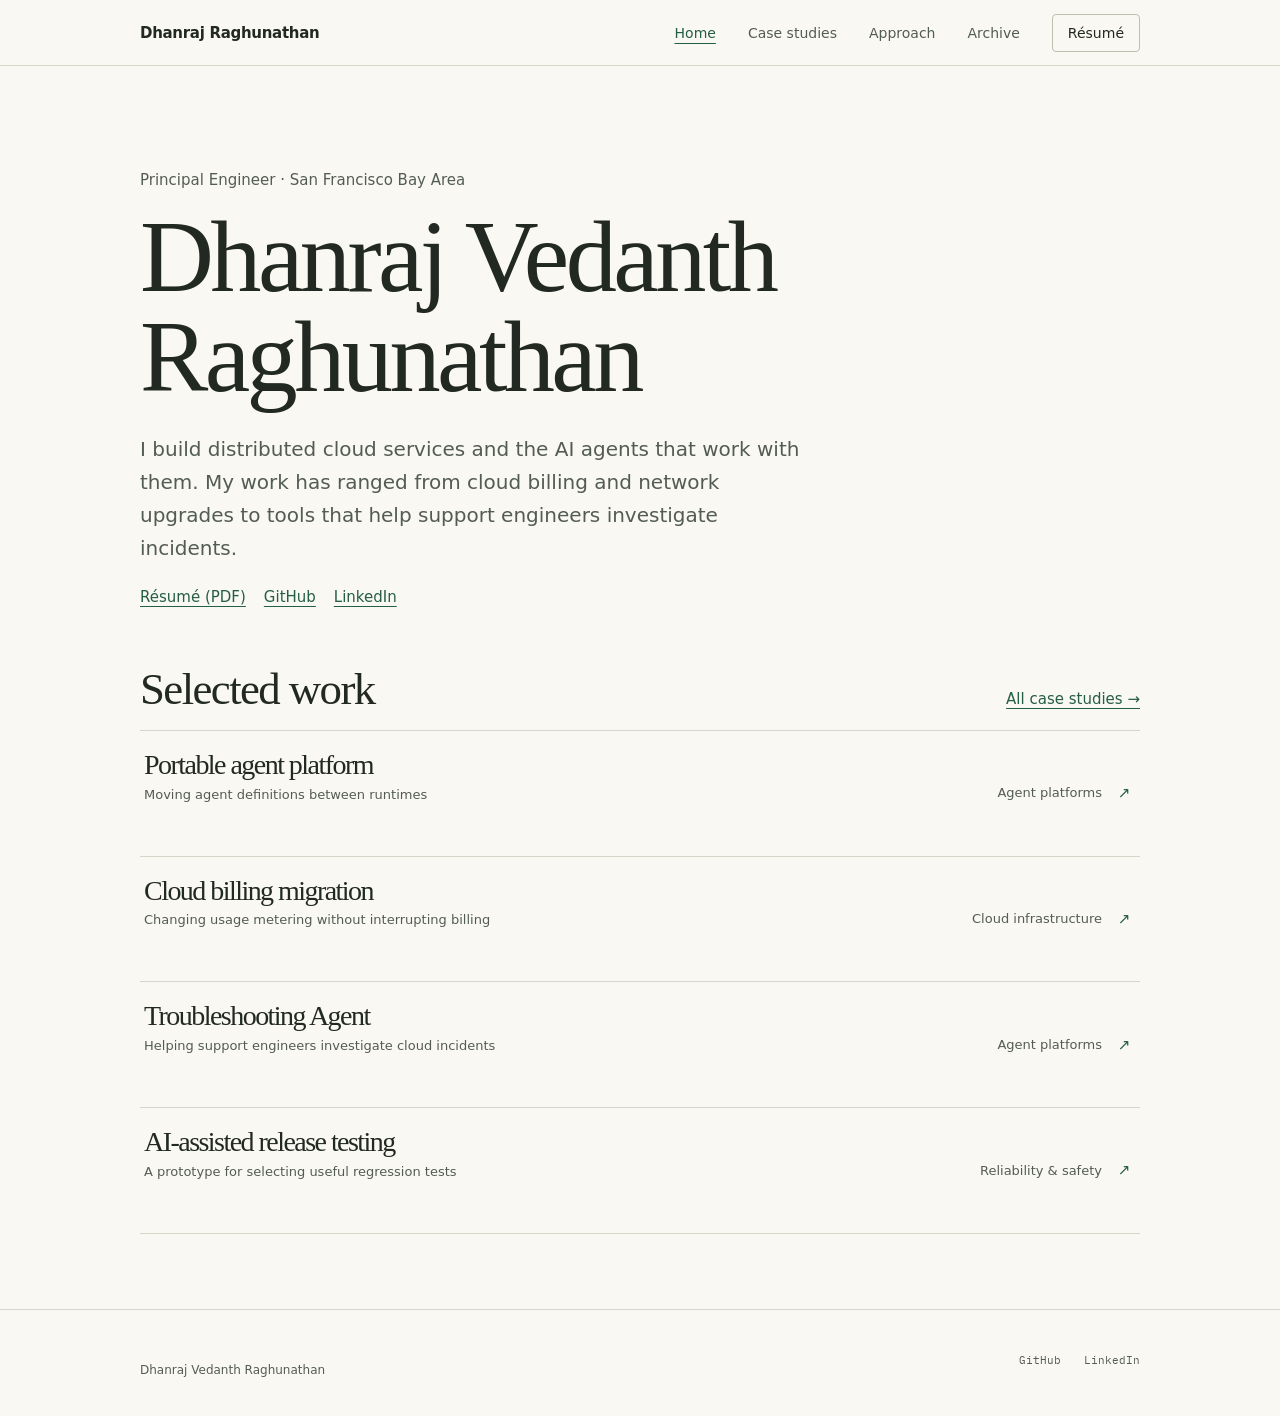
<file: index.html>
<!doctype html>
<html lang="en">
<head>
  <meta charset="UTF-8" />
  <meta name="viewport" content="width=device-width, initial-scale=1.0" />
  <meta name="theme-color" content="#faf8f3" />
  <meta name="description" content="Dhanraj Raghunathan — Principal Engineer working at the intersection of distributed cloud systems and reliable AI agent platforms. Interactive architecture case studies and technical design decisions." />
  <meta property="og:type" content="website" />
  <meta property="og:title" content="Dhanraj Raghunathan — Engineering Systems" />
  <meta property="og:description" content="Engineering case studies on distributed cloud systems and AI agents." />
  <link rel="icon" type="image/svg+xml" href="./assets/favicon.svg" />
  <title>Dhanraj Vedanth Raghunathan · Engineering</title>
  <link rel="preconnect" href="https://fonts.googleapis.com" />
  <link rel="preconnect" href="https://fonts.gstatic.com" crossorigin />
  <link href="https://fonts.googleapis.com/css2?family=DM+Sans:wght@400;500;600;700;800&family=IBM+Plex+Mono:wght@400;500;600&family=Space+Grotesk:wght@400;500;600;700&display=swap" rel="stylesheet" />
  <link rel="stylesheet" href="./assets/styles.css?v=technical" />
</head>
<body>
  <div id="app"></div>
  <script type="module" src="./assets/app.js?v=architecture"></script>
</body>
</html>
</file>
<file: assets/styles.css>
:root{--ink:#e8eef6;--muted:#94a5b9;--soft:#72879b;--bg:#080e18;--surface:#101b2a;--surface2:#132236;--surface3:#17273c;--stroke:#273a51;--stroke2:#32465e;--lime:#d3f56c;--sky:#79c5ff;--pink:#c7a9ff;--orange:#f2b681;--max:1190px;--r:18px}
*{box-sizing:border-box}html{scroll-behavior:smooth}body{margin:0;background:var(--bg);color:var(--ink);font-family:'DM Sans',sans-serif;font-size:15px;line-height:1.65;overflow-x:hidden}::selection{color:#08111b;background:var(--lime)}button,input{font:inherit}button{cursor:pointer}a{color:inherit;text-decoration:none}img,svg{max-width:100%}button:focus-visible,a:focus-visible,input:focus-visible,[tabindex]:focus-visible{outline:2px solid var(--lime);outline-offset:4px}h1,h2,h3,h4,p{margin-top:0}h1,h2,h3{font-family:'Space Grotesk',sans-serif;letter-spacing:-.045em;line-height:1.14}h1{font-size:clamp(3.3rem,7.35vw,6.6rem);font-weight:600}h2{font-size:clamp(2.2rem,4.6vw,4rem);font-weight:600}h3{font-size:1.28rem;letter-spacing:-.025em}p{color:#aebed0}small,.mono,.eyebrow,.micro,.nav-link,.code{font-family:'IBM Plex Mono',monospace}.shell{width:min(calc(100% - 66px),var(--max));margin-inline:auto}.skip{position:absolute;top:-50px;left:0;background:var(--lime);color:#111;padding:8px 16px;z-index:50}.skip:focus{top:0}.nav-wrap{position:sticky;top:0;z-index:40;background:rgba(8,14,24,.87);backdrop-filter:blur(18px);border-bottom:1px solid rgba(131,157,183,.16)}.nav{height:79px;display:flex;align-items:center;justify-content:space-between;gap:24px}.mark{display:flex;align-items:center;gap:12px;white-space:nowrap}.mark-logo{height:38px;width:38px;background:var(--lime);color:#0b1320;border-radius:11px;display:grid;place-items:center;font-weight:800;font-size:13px;font-family:'Space Grotesk'}.mark span:last-child{font-family:'Space Grotesk';font-size:15px;font-weight:700;letter-spacing:-.025em}.nav-right{display:flex;align-items:center;gap:32px}.nav-link{font-size:11px;color:#a4b4c6;letter-spacing:.06em;transition:color .2s}.nav-link:hover,.nav-link.active{color:var(--lime)}.nav-resume{border:1px solid #385068;padding:10px 15px;border-radius:8px;font-size:11px;font-family:'IBM Plex Mono',monospace;color:#e7f1fc}.nav-resume:hover{border-color:var(--lime);color:var(--lime)}.nav-mobile-toggle{display:none;border:1px solid var(--stroke);background:#121d2b;color:#eaf2fb;border-radius:8px;padding:6px 12px;font-size:22px}
button.btn,a.btn{border-radius:10px;display:inline-flex;align-items:center;gap:12px;justify-content:center;min-height:48px;padding:0 19px;font-size:13px;font-weight:700;border:1px solid transparent;transition:transform .2s,border-color .2s,background .2s}button.btn:hover,a.btn:hover{transform:translateY(-2px)}.btn-primary{background:var(--lime);color:#101921}.btn-primary:hover{background:#e7ff9f}.btn-secondary{background:rgba(23,37,55,.7);border-color:var(--stroke2)!important;color:#e3eefa}.btn-secondary:hover{border-color:#99b3c6!important}.link-arrow{color:var(--lime);font-family:'IBM Plex Mono',monospace;font-size:12px;display:inline-flex;gap:8px;align-items:center}.link-arrow:hover{color:#f1ffba}.eyebrow{font-size:11px;color:var(--lime);letter-spacing:.15em;text-transform:uppercase;font-weight:500}.micro{color:var(--soft);font-size:10px;letter-spacing:.13em;text-transform:uppercase}.section{padding:104px 0}.section-header{display:flex;align-items:end;justify-content:space-between;gap:24px;margin-bottom:37px}.section-header p{max-width:470px;margin:0}.section-header h2{margin:0 0 9px}.section-dark{background:#0c1523;border-top:1px solid #1b2a3b;border-bottom:1px solid #1b2a3b}.line-divider{border:0;border-top:1px solid var(--stroke);margin:30px 0}
.hero{position:relative;overflow:hidden;padding:104px 0 93px;background:radial-gradient(circle at 80% 21%,#203444a6 0,transparent 39%),radial-gradient(circle at 0% 100%,#1a2434 0,transparent 38%)}.hero:before{content:'';position:absolute;inset:0;opacity:.18;pointer-events:none;background-image:linear-gradient(#2a4253 1px,transparent 1px),linear-gradient(90deg,#2a4253 1px,transparent 1px);background-size:58px 58px;mask-image:linear-gradient(to right,transparent 10%,black 80%)}.hero-inner{position:relative;display:grid;grid-template-columns:1.12fr .88fr;align-items:center;gap:45px}.hero h1{margin:19px 0 23px;max-width:730px}.hero h1 span{color:var(--lime)}.hero-intro{font-size:17px;max-width:630px;line-height:1.8;color:#abbed1;margin-bottom:28px}.hero-actions{display:flex;gap:12px;flex-wrap:wrap}.hero-meta{display:flex;gap:24px;align-items:center;margin-top:36px;flex-wrap:wrap}.hero-meta span{font-family:'IBM Plex Mono',monospace;font-size:10px;color:#8ea2b7;letter-spacing:.045em}.alive{width:7px;height:7px;background:var(--lime);border-radius:100%;display:inline-block;margin-right:7px;box-shadow:0 0 0 4px #d3f56c21}.hero-visual{height:530px;position:relative;background:linear-gradient(145deg,#192a3b,#101c2c 60%,#0d1927);border:1px solid #395063;border-radius:21px;box-shadow:0 35px 80px #0005;overflow:hidden;padding:24px}.hero-visual:before{content:'';position:absolute;inset:0;background-image:radial-gradient(#53718a 1px,transparent 1px);background-size:19px 19px;opacity:.15}.vis-top{position:relative;display:flex;align-items:center;justify-content:space-between;border-bottom:1px solid #30455a;padding-bottom:15px}.vis-pill{border:1px solid #42627b;border-radius:7px;padding:5px 8px;color:#b4cbdb;font-size:9px}.vis-stack{position:relative;height:405px;display:flex;flex-direction:column;align-items:center;justify-content:space-around;padding-top:14px}.vis-connector{height:36px;border-left:1px dashed #6d9d9e;position:relative}.vis-connector:after{content:'↓';color:var(--lime);position:absolute;bottom:-14px;left:-5px}.vis-card{display:flex;align-items:center;gap:13px;border:1px solid #436077;border-radius:11px;background:#182d3e;max-width:360px;width:100%;padding:14px 16px;z-index:1;transition:transform .25s,border-color .25s,box-shadow .25s}.vis-card:hover{transform:translateY(-3px);border-color:var(--lime);box-shadow:0 0 25px #b6f55c16}.vis-icon{border-radius:8px;display:grid;place-items:center;height:38px;width:38px;flex:none;background:#d3f56c1c;color:var(--lime);font:600 18px 'IBM Plex Mono'}.vis-card strong{font-size:12px;font-family:'Space Grotesk'}.vis-card small{display:block;color:#91a9ba;font-size:9px;line-height:1.5}.vis-pin{margin-left:auto;color:var(--lime);font-size:18px}.hero-bottom-label{position:absolute;bottom:13px;right:18px;color:#57718b;font:10px 'IBM Plex Mono'}.facts-row{display:grid;grid-template-columns:repeat(3,1fr);gap:0;margin-top:0;border-bottom:1px solid var(--stroke)}.fact{padding:26px 24px;border-right:1px solid var(--stroke)}.fact:first-child{padding-left:0}.fact:last-child{border:0}.fact strong{font:500 18px 'Space Grotesk';color:#f1f6fc;display:block}.fact span{font-size:12px;color:#8ca2b6}.case-grid{display:grid;grid-template-columns:repeat(2,minmax(0,1fr));gap:18px}.case-card{min-height:300px;position:relative;overflow:hidden;background:linear-gradient(145deg,#172639,#101c2c);border:1px solid #293e53;border-radius:17px;padding:28px 28px 26px;transition:transform .25s,border-color .25s,box-shadow .25s}.case-card:hover{transform:translateY(-4px);border-color:#587681;box-shadow:0 18px 35px #0003}.case-card.feature{min-height:360px}.case-card:before{content:'';position:absolute;right:-90px;top:-90px;width:280px;height:280px;border-radius:50%;background:radial-gradient(circle,#d3f56c10,transparent 69%);pointer-events:none}.case-card .idx{font:11px 'IBM Plex Mono';color:var(--lime)}.case-card .status{font:10px 'IBM Plex Mono';color:#9db9be;background:#1a343b;border:1px solid #31555b;border-radius:100px;padding:5px 10px}.case-top{display:flex;justify-content:space-between;align-items:center;gap:12px}.case-card h3{font-size:clamp(1.5rem,2.5vw,2.4rem);margin:37px 0 11px;letter-spacing:-.055em}.case-card p{max-width:440px;font-size:13px;color:#9bb0c4;line-height:1.7;min-height:54px}.tag-row{display:flex;flex-wrap:wrap;gap:8px;margin-top:22px}.tag{font:10px 'IBM Plex Mono';padding:5px 8px;color:#91abc3;background:#122235;border:1px solid #2b4055;border-radius:5px}.card-bottom{margin-top:22px;display:flex;align-items:center;justify-content:space-between}.tiny-net{display:flex;gap:5px;align-items:center;opacity:.7}.tiny-net i{display:block;width:8px;height:8px;border-radius:50%;border:1px solid var(--lime)}.tiny-net i:nth-child(2){height:1px;width:23px;border:0;background:var(--lime);border-radius:0}.case-card .link-arrow{font-size:11px}.approach-grid{display:grid;grid-template-columns:repeat(3,1fr);gap:18px}.approach-card{border:1px solid var(--stroke);border-radius:14px;padding:27px;background:#111e2d}.approach-card .icon-num{font:12px 'IBM Plex Mono';color:var(--lime)}.approach-card h3{margin:36px 0 13px;font-size:1.35rem}.approach-card p{font-size:13px;line-height:1.75;margin-bottom:0}.about-callout{display:flex;justify-content:space-between;align-items:center;gap:30px;padding:34px 36px;background:linear-gradient(110deg,#1e3545,#162637);border:1px solid #375569;border-radius:15px}.about-callout h3{font-size:1.6rem;margin:0 0 9px}.about-callout p{max-width:670px;margin:0}.foot{border-top:1px solid var(--stroke);padding:43px 0 35px;background:#0a111c}.foot-inner{display:flex;align-items:start;justify-content:space-between;gap:20px}.foot p{font-size:12px;margin:8px 0 0}.foot-links{display:flex;gap:23px;font:11px 'IBM Plex Mono';color:#a2b6c6;flex-wrap:wrap}.foot-links a:hover{color:var(--lime)}
.page-hero{padding:65px 0 54px;background:radial-gradient(circle at 80% 15%,#23384b82,transparent 45%);border-bottom:1px solid var(--stroke)}.page-hero h1{font-size:clamp(3.2rem,6vw,5.2rem);margin:12px 0 15px}.page-hero p{max-width:780px;font-size:16px;line-height:1.8}.breadcrumb{color:#9aafc0;font:11px 'IBM Plex Mono';display:flex;align-items:center;gap:9px}.breadcrumb a:hover{color:var(--lime)}.badge-status{display:inline-block;border:1px solid #416348;color:#c7f5a8;background:#1e382c;border-radius:7px;font:10px 'IBM Plex Mono';padding:6px 10px}.badge-status.prototype{border-color:#6a5442;color:#f2ca8a;background:#342a21}.case-hero-header{display:flex;gap:16px;align-items:center;flex-wrap:wrap;margin-top:32px}.case-hero h1{font-size:clamp(3rem,6vw,5.7rem);margin:15px 0}.case-summary{max-width:800px;color:#c2d1df;line-height:1.8;font-size:18px}.case-hero .tag-row{margin-top:25px}.case-kicker{font:11px 'IBM Plex Mono';color:var(--lime);letter-spacing:.14em}.detail-wrap{padding-top:54px}.detail-two{display:grid;grid-template-columns:1.2fr .8fr;gap:25px}.detail-card{border:1px solid #2b4259;padding:29px;border-radius:15px;background:#101b2a}.detail-card h3{margin:9px 0 15px;font-size:1.48rem}.detail-card p{font-size:14px;line-height:1.85;margin-bottom:0}.detail-card .eyebrow{color:#88a5bc;font-size:10px}.quote{margin:22px 0 0;padding-left:22px;border-left:3px solid var(--lime);color:#d4e3ec;font-size:22px;font-family:'Space Grotesk';line-height:1.4;letter-spacing:-.035em}.section-section{padding:71px 0 0}.section-section h2{font-size:clamp(2rem,4vw,3rem);margin:0 0 13px}.section-section .intro{max-width:780px;font-size:14px}.diagram-wrap{background:#0e1b2b;border:1px solid #35506a;border-radius:17px;overflow:hidden;margin-top:29px;box-shadow:0 20px 50px #0002}.diagram-nav{display:flex;justify-content:space-between;align-items:center;gap:15px;border-bottom:1px solid #2e445b;padding:15px 20px;background:#122235}.diagram-tabs{display:flex;gap:6px;flex-wrap:wrap}.tab{font:11px 'IBM Plex Mono';color:#99aec3;background:transparent;border:1px solid transparent;border-radius:7px;padding:9px 13px}.tab.active{background:#263a4b;border-color:#49667b;color:var(--lime)}.tab:hover{color:#e9f7ff}.diagram-controls{display:flex;align-items:center;gap:6px}.icon-btn{border:1px solid #354e66;border-radius:7px;color:#d0e0ec;background:#1d3145;font-size:13px;min-width:34px;height:34px;padding:0 8px}.icon-btn:hover{border-color:var(--lime);color:var(--lime)}.diagram-info{padding:19px 21px 10px;display:flex;gap:20px;align-items:start;justify-content:space-between}.diagram-info h3{font:600 18px 'Space Grotesk';letter-spacing:-.02em;margin:0 0 4px}.diagram-info p{font-size:12px;margin:0;max-width:690px;color:#8eabc0}.diagram-board{height:565px;position:relative;overflow:hidden;cursor:grab;touch-action:none}.diagram-board.dragging{cursor:grabbing}.diagram-board svg{width:100%;height:100%;display:block;user-select:none}.diagram-board .edge{fill:none;stroke:#5d7d91;stroke-width:2;opacity:.68}.diagram-board .edge.active{stroke:var(--lime);stroke-width:3;opacity:1;stroke-dasharray:7 7;animation:dash 3s linear infinite}@keyframes dash{to{stroke-dashoffset:-28}}.diagram-board .edge-label{fill:#b0c2cf;font:11px 'IBM Plex Mono'}.diagram-board .node{cursor:pointer}.diagram-board .node rect{stroke-width:1.6;transition:stroke .2s,fill .2s}.diagram-board .node text.title{fill:#edf5ff;font:600 15px 'Space Grotesk'}.diagram-board .node text.sub{fill:#a4bfd0;font:11px 'IBM Plex Mono'}.diagram-board .node .node-glyph{font:12px 'IBM Plex Mono';fill:#d3f56c}.diagram-board .node:hover rect,.diagram-board .node.selected rect{stroke:var(--lime)!important;stroke-width:3}.diagram-board .node.focus rect{stroke:var(--lime);filter:drop-shadow(0 0 12px #d3f56c55)}.diagram-board .node:focus{outline:none}.diagram-board .node:focus rect{stroke:var(--lime)!important;stroke-width:3}.diagram-footer{display:grid;grid-template-columns:1.07fr .93fr;border-top:1px solid #2f475b;min-height:176px}.node-inspector{padding:19px 22px;border-right:1px solid #2f475b;background:#132538}.node-inspector .micro{display:block;margin-bottom:9px}.node-inspector h4{font-family:'Space Grotesk';font-size:18px;margin:0 0 8px}.node-inspector p{font-size:12px;line-height:1.8;margin:0}.walk-panel{padding:19px 22px;background:#101f30}.walk-header{display:flex;align-items:center;justify-content:space-between;gap:8px}.walk-panel .micro{display:block;margin-bottom:9px}.walk-panel strong{font:600 14px 'Space Grotesk';color:var(--lime)}.walk-panel p{font-size:12px;margin:7px 0 12px;line-height:1.65}.walk-actions{display:flex;gap:8px;align-items:center}.walk-actions button{padding:6px 11px;font-size:11px;font-family:'IBM Plex Mono';border-radius:5px;color:#d4e5ee;background:#1d3449;border:1px solid #35526c}.walk-actions button:hover{border-color:var(--lime)}.diagram-hint{font:10px 'IBM Plex Mono';color:#708ba3;padding:10px 20px;border-top:1px solid #1b3448}.diagram-hint span{color:#b7ccdb}.learning-label{font:10px 'IBM Plex Mono';padding:4px 9px;border:1px solid #ae8650;border-radius:5px;color:#f0c887}.decision-grid{display:grid;grid-template-columns:repeat(2,1fr);gap:14px;margin-top:31px}.decision{border:1px solid var(--stroke);background:#101c2b;padding:25px;border-radius:12px}.decision .num{color:var(--lime);font:11px 'IBM Plex Mono'}.decision h3{font-size:19px;letter-spacing:-.03em;margin:24px 0 9px}.decision p{font-size:13px;line-height:1.8;margin:0}.tradeoff{display:grid;grid-template-columns:1fr 1.2fr;gap:24px;border-bottom:1px solid #293f54;padding:22px 0}.tradeoff h3{font-size:17px;margin:0}.tradeoff p{font-size:13px;margin:0}.insight{border:1px solid #405f50;border-radius:16px;padding:31px 37px;background:linear-gradient(115deg,#182d30,#111e2a);margin-top:43px}.insight strong{font:10px 'IBM Plex Mono';color:var(--lime);letter-spacing:.11em}.insight p{font:500 clamp(1.4rem,2.8vw,2.2rem) 'Space Grotesk';letter-spacing:-.035em;line-height:1.43;color:#eaf4ee;margin:18px 0 0}.caution{margin:28px 0 0;padding:18px 20px;border:1px solid #354c61;border-radius:10px;background:#101f30;display:flex;gap:15px}.caution .tag{flex:none;height:max-content}.caution p{font-size:12px;margin:0;line-height:1.8}.case-next{display:flex;justify-content:space-between;align-items:center;gap:18px;padding:35px 0 100px;border-top:1px solid var(--stroke);margin-top:65px}.case-next h3{margin:0;font-size:25px}.case-next .micro{margin-bottom:5px}
.explore-controls{display:flex;gap:11px;align-items:center;flex-wrap:wrap;margin:36px 0 25px}.search{background:#122034;color:#eaf1f8;border:1px solid #385069;padding:13px 16px;border-radius:9px;width:min(100%,310px);outline:none}.search::placeholder{color:#788ea7}.search:focus{border-color:var(--lime)}.filters{display:flex;flex-wrap:wrap;gap:7px}.filter{border:1px solid #34495e;background:#142336;color:#9ab1c3;padding:10px 12px;border-radius:8px;font:11px 'IBM Plex Mono'}.filter.active{border-color:#8eaa66;background:#293b2d;color:var(--lime)}.results-count{font:11px 'IBM Plex Mono';color:#8da4b8;margin:9px 0 25px}.empty{text-align:center;color:#91a7b9;padding:85px 0}.timeline{display:grid;gap:0;max-width:920px;margin:40px auto 90px}.timeline-item{display:grid;grid-template-columns:180px 1fr;gap:40px;border-top:1px solid var(--stroke);padding:29px 0}.timeline-item .mono{font-size:12px;color:var(--lime)}.timeline-item h3{font-size:20px;margin:0 0 4px}.timeline-item strong{font-size:12px;font-weight:600;color:#abbfd1}.timeline-item p{font-size:13px;margin:8px 0 0}.archive-grid{display:grid;grid-template-columns:repeat(2,1fr);gap:16px;margin:34px 0 80px}.archive-card{padding:29px;border:1px solid var(--stroke);border-radius:13px;background:#101e2c;transition:border-color .2s}.archive-card:hover{border-color:#77909d}.archive-card .micro{color:var(--lime)}.archive-card h3{margin:22px 0 10px}.archive-card p{font-size:13px;line-height:1.8}.warning{font-size:12px;color:#9ab0c4;border-left:2px solid #8eac6c;padding-left:14px;margin:20px 0}
@media(max-width:970px){.hero-inner{grid-template-columns:1fr}.hero{padding:70px 0}.hero h1{max-width:800px}.hero-visual{max-width:600px;width:100%;height:425px}.vis-stack{height:300px}.section{padding:75px 0}.detail-two{grid-template-columns:1fr}.nav-right{gap:17px}.nav-link{font-size:10px}.hero-visual{margin-inline:auto}.diagram-board{height:415px}}
@media(max-width:700px){.shell{width:min(calc(100% - 34px),var(--max))}.nav{height:66px}.mark span:last-child{font-size:13px}.nav-mobile-toggle{display:block}.nav-right{display:none;position:absolute;top:66px;left:0;right:0;padding:24px;background:#101b2a;border-bottom:1px solid var(--stroke);flex-direction:column;align-items:stretch;gap:20px}.nav-right.open{display:flex}.nav-right .nav-link{font-size:13px}.hero{padding:64px 0 50px}.hero h1{font-size:clamp(3.25rem,12vw,5rem)}.hero-intro{font-size:15px}.hero-visual{height:398px;padding:19px}.vis-stack{height:278px}.vis-card{max-width:300px;padding:11px 12px}.vis-connector{height:24px}.facts-row{grid-template-columns:1fr}.fact{padding:17px 0;border-right:0;border-bottom:1px solid var(--stroke)}.fact:last-child{border:0}.section-header{display:block}.section-header h2{margin-bottom:15px}.case-grid,.approach-grid,.decision-grid,.archive-grid{grid-template-columns:1fr}.case-card{min-height:275px;padding:23px}.case-card h3{margin-top:28px}.section{padding:64px 0}.about-callout{display:block;padding:25px}.about-callout .btn{margin-top:20px}.foot-inner{display:block}.foot-links{margin-top:24px}.page-hero{padding:44px 0 38px}.page-hero h1{font-size:clamp(2.8rem,11vw,4.6rem)}.detail-wrap{padding-top:32px}.detail-card{padding:23px}.section-section{padding-top:56px}.diagram-nav{align-items:start;flex-direction:column;padding:12px}.diagram-tabs{width:100%}.tab{padding:7px 9px;font-size:10px}.diagram-info{padding:15px}.diagram-board{height:320px}.diagram-footer{grid-template-columns:1fr}.node-inspector{border-right:0;border-bottom:1px solid var(--stroke)}.walk-panel,.node-inspector{padding:18px}.diagram-hint{line-height:1.8}.tradeoff{grid-template-columns:1fr;gap:10px}.caution{display:block}.case-next{align-items:start;flex-direction:column}.timeline-item{grid-template-columns:1fr;gap:8px}.archive-grid{margin-bottom:45px}.search{width:100%}.filters{width:100%}.filter{padding:9px}.nav-resume{display:block;text-align:center}}
@media(prefers-reduced-motion:reduce){*,*:before,*:after{scroll-behavior:auto!important;animation:none!important;transition:none!important}}

/* Reading pages use a quiet paper palette; the interactive canvas retains its own contrast. */
:root {
  --ink: #222923;
  --muted: #535c54;
  --soft: #62695e;
  --bg: #faf8f3;
  --surface: #f3f0e8;
  --surface2: #eeebe2;
  --surface3: #e9e5db;
  --stroke: #d8d6ca;
  --stroke2: #bfbeaf;
  --lime: #255e46;
  --max: 1000px;
}
body {font-family: system-ui, sans-serif; color: var(--ink); background: var(--bg)}
h1, h2, h3 {font-family: Georgia, serif; font-weight: 400; letter-spacing: -.035em}
p {color: var(--muted)}
a:focus-visible, button:focus-visible, input:focus-visible {outline-color: var(--lime)}
.nav-wrap {background: #faf8f3f5; border-color: var(--stroke)}
.nav {height: 65px}
.mark span:last-child {font: 600 15px system-ui, sans-serif; letter-spacing: -.02em}
.nav-link, .nav-resume {font: 14px system-ui, sans-serif; color: var(--muted); letter-spacing: 0}
.nav-link.active {text-decoration: underline; text-underline-offset: .35em}
.nav-resume, .nav-mobile-toggle {background: transparent; border-color: var(--stroke2); color: var(--ink); border-radius: 4px}
.home-intro {padding-block: clamp(50px, 8vw, 105px) 54px}
.profile-role {font-size: 15px; margin-bottom: 14px}
.home-intro h1 {font-size: clamp(2.8rem, 8vw, 6.4rem); line-height: .98; margin-bottom: 25px}
.home-summary {font-size: clamp(1rem, 2vw, 1.25rem); max-width: 52ch; margin-bottom: 20px}
.home-links {display: flex; gap: 18px; flex-wrap: wrap}
.home-links a, .work-heading a, .case-next a, .link-arrow, .breadcrumb a {color: var(--lime); text-decoration: underline; text-underline-offset: .25em}
.home-work {padding-bottom: 75px}
.work-heading {display: flex; justify-content: space-between; align-items: baseline; gap: 12px}
.work-heading h2 {font-size: clamp(1.9rem, 5vw, 2.8rem); margin-bottom: 15px}
.case-grid, .case-list {display: block; border-top: 1px solid var(--stroke)}
.case-card, .case-card.feature {
  display: grid; grid-template-columns: minmax(0, 1fr) auto 18px; align-items: center;
  gap: 16px; min-height: 0; padding: 18px 4px; border: 0; border-bottom: 1px solid var(--stroke);
  border-radius: 0; box-shadow: none; background: transparent;
}
.case-card::before, .case-card::after {content: none}
.case-card:hover {background: var(--surface); transform: none; border-color: var(--stroke)}
.case-card h3 {font-size: clamp(1.3rem, 3vw, 1.75rem); margin: 0 0 3px; color: var(--ink)}
.case-card p {margin: 0; color: var(--muted)}
.case-category {font-size: 13px; color: var(--muted)}
.case-arrow {color: var(--lime)}
.page-hero, .section-dark {background: none}
.page-hero h1 {font-size: clamp(2.7rem, 7vw, 5rem)}
.page-hero p, .intro {color: var(--muted)}
.detail-card, .decision, .approach-card, .archive-card {background: transparent; box-shadow: none; border-radius: 0; border-color: var(--stroke)}
.detail-card h2 {font-size: 1.8rem}
.detail-card p, .decision p, .tradeoff p, .archive-card p, .approach-card p {color: var(--muted)}
.case-summary {margin-bottom: 16px}
.case-lesson {margin-top: 18px}
.case-next {background: none; border-radius: 0}
.search, .filter {background: transparent; color: var(--ink); border-color: var(--stroke2); border-radius: 4px}
.search::placeholder {color: var(--soft)}
.filter.active, .filter:hover {color: white; background: var(--lime); border-color: var(--lime)}
.results-count {color: var(--muted); font: 14px system-ui, sans-serif}
.foot {background: transparent; border-color: var(--stroke)}
.foot p, .foot-links a {color: var(--muted)}
.diagram-wrap {
  color: #e8eef6; background: #101b2a;
  --ink: #e8eef6; --muted: #b3c2d1; --soft: #a0b0bf;
  --surface: #101b2a; --surface2: #132236; --surface3: #17273c;
  --stroke: #34465a; --stroke2: #45586e; --lime: #d3f56c;
}
.diagram-wrap p {color: #b3c2d1}
@media (max-width: 700px) {
  .nav-right {background: var(--bg)}
  .nav-link.active {color: var(--lime)}
  .home-intro h1 {overflow-wrap: anywhere}
  .case-card, .case-card.feature {grid-template-columns: minmax(0, 1fr) 18px}
  .case-category {display: none}
  .work-heading a {font-size: 13px}
}

.technical-details {
  padding: 18px 22px 22px;
  border-top: 1px solid var(--stroke);
}
.technical-details h4 {margin: 0 0 8px; font-size: 1rem}
.technical-details ol {margin: 0 0 16px; padding-left: 1.25rem; color: var(--muted)}
.technical-details p {margin-bottom: 0}
.edge-label {fill: #c8d6e3; font: 13px system-ui, sans-serif; pointer-events: none}
</file>
